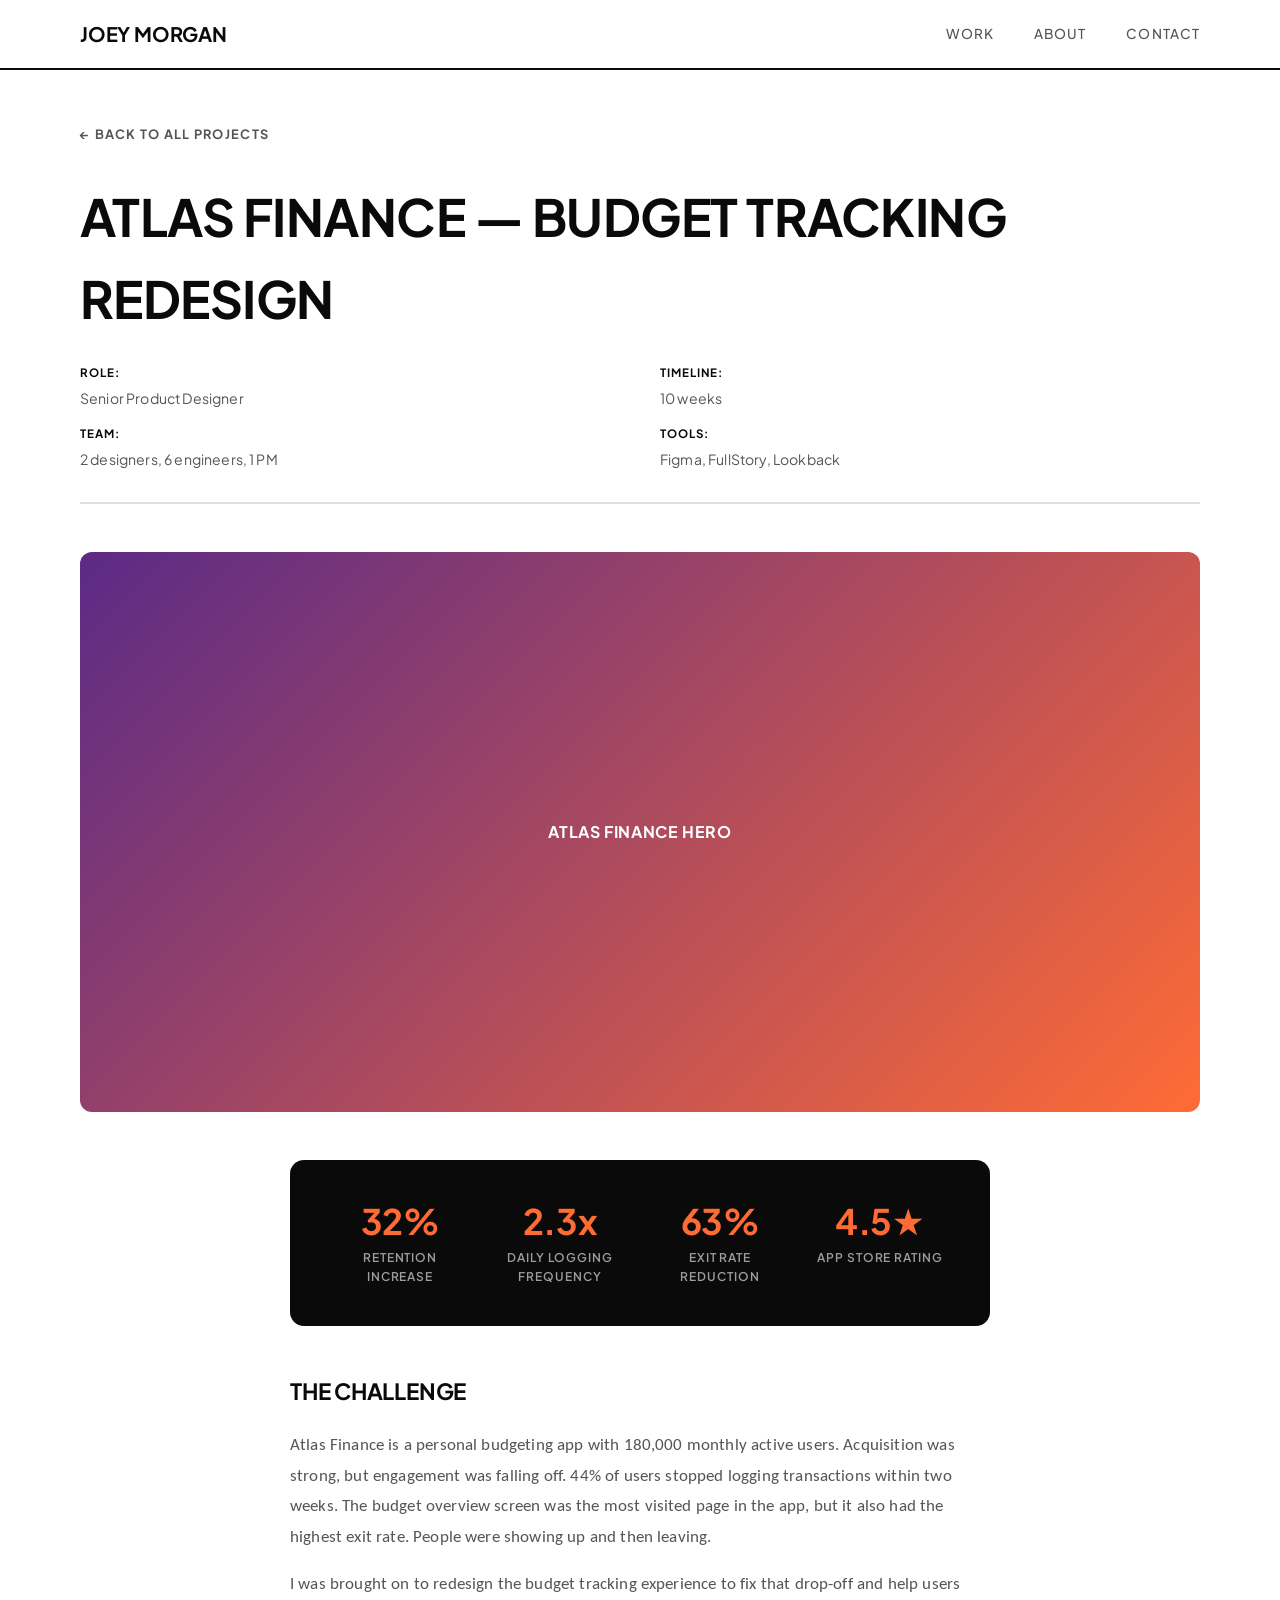
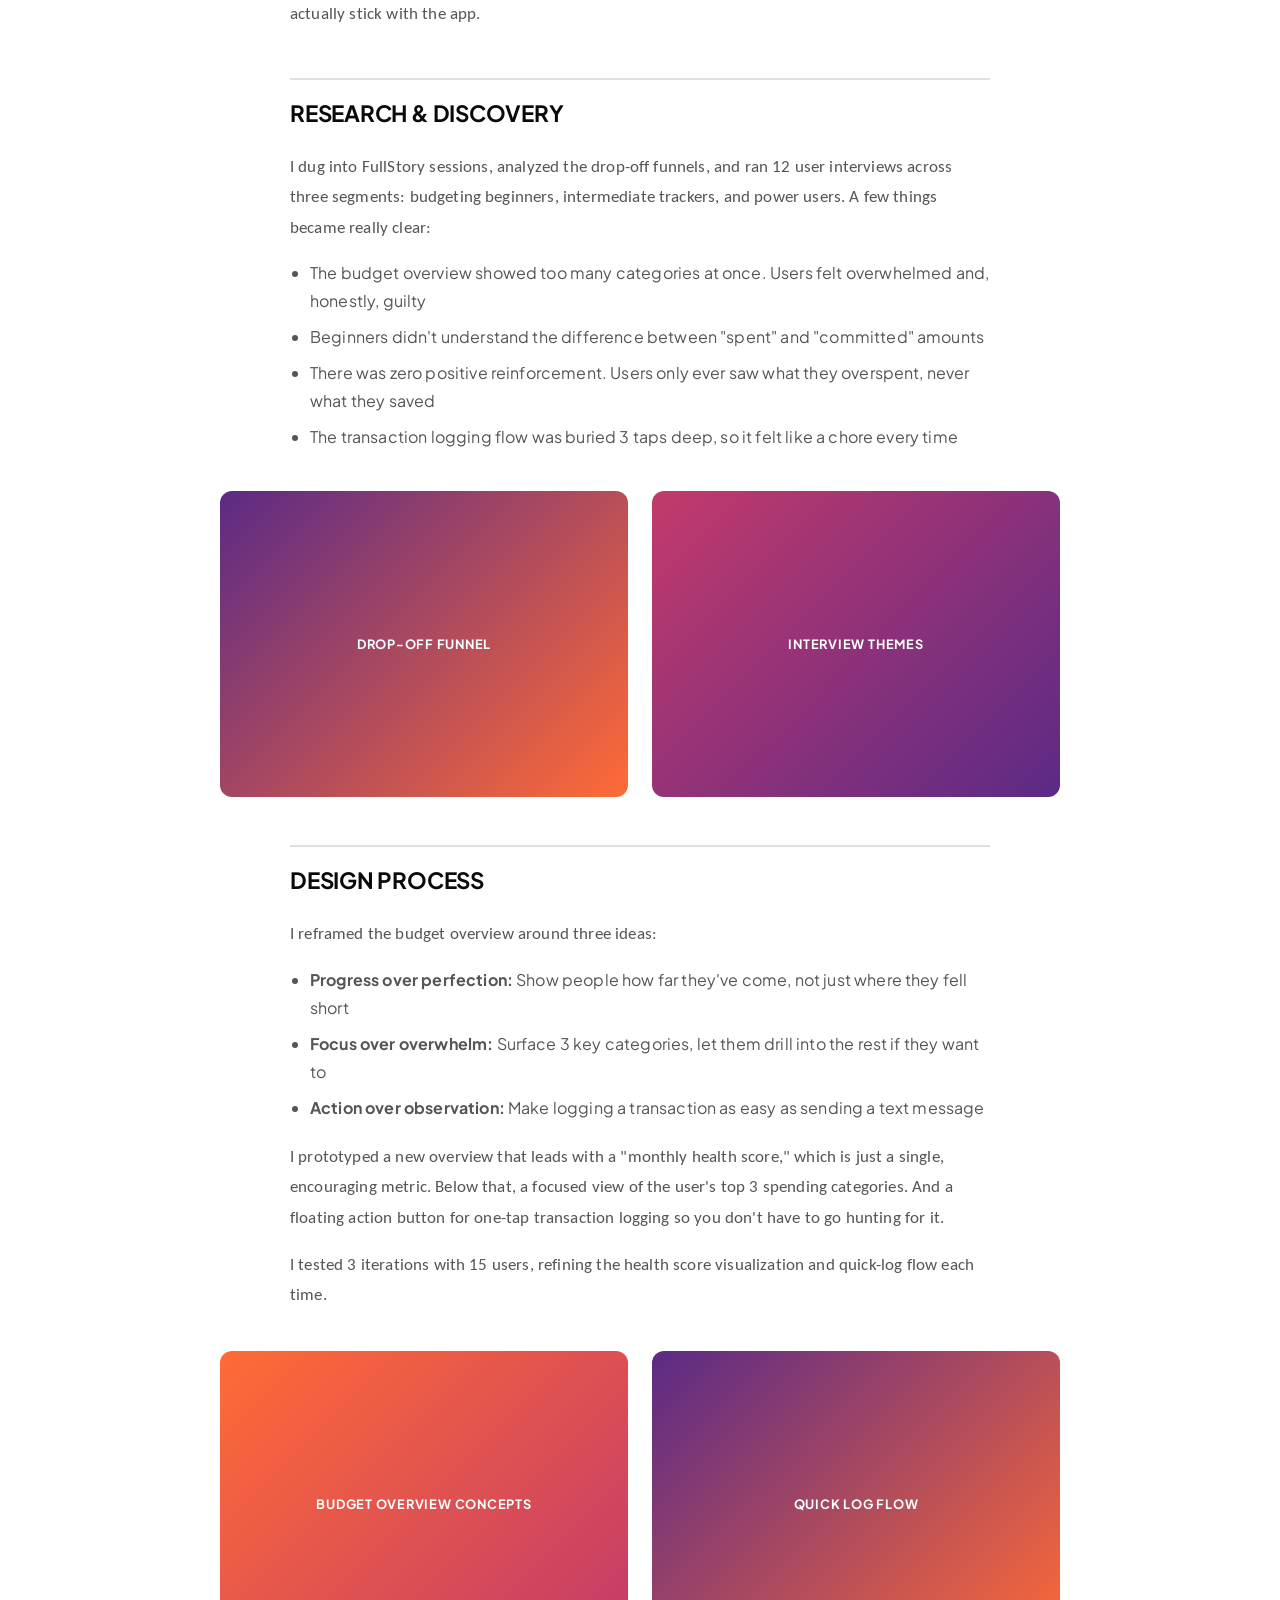
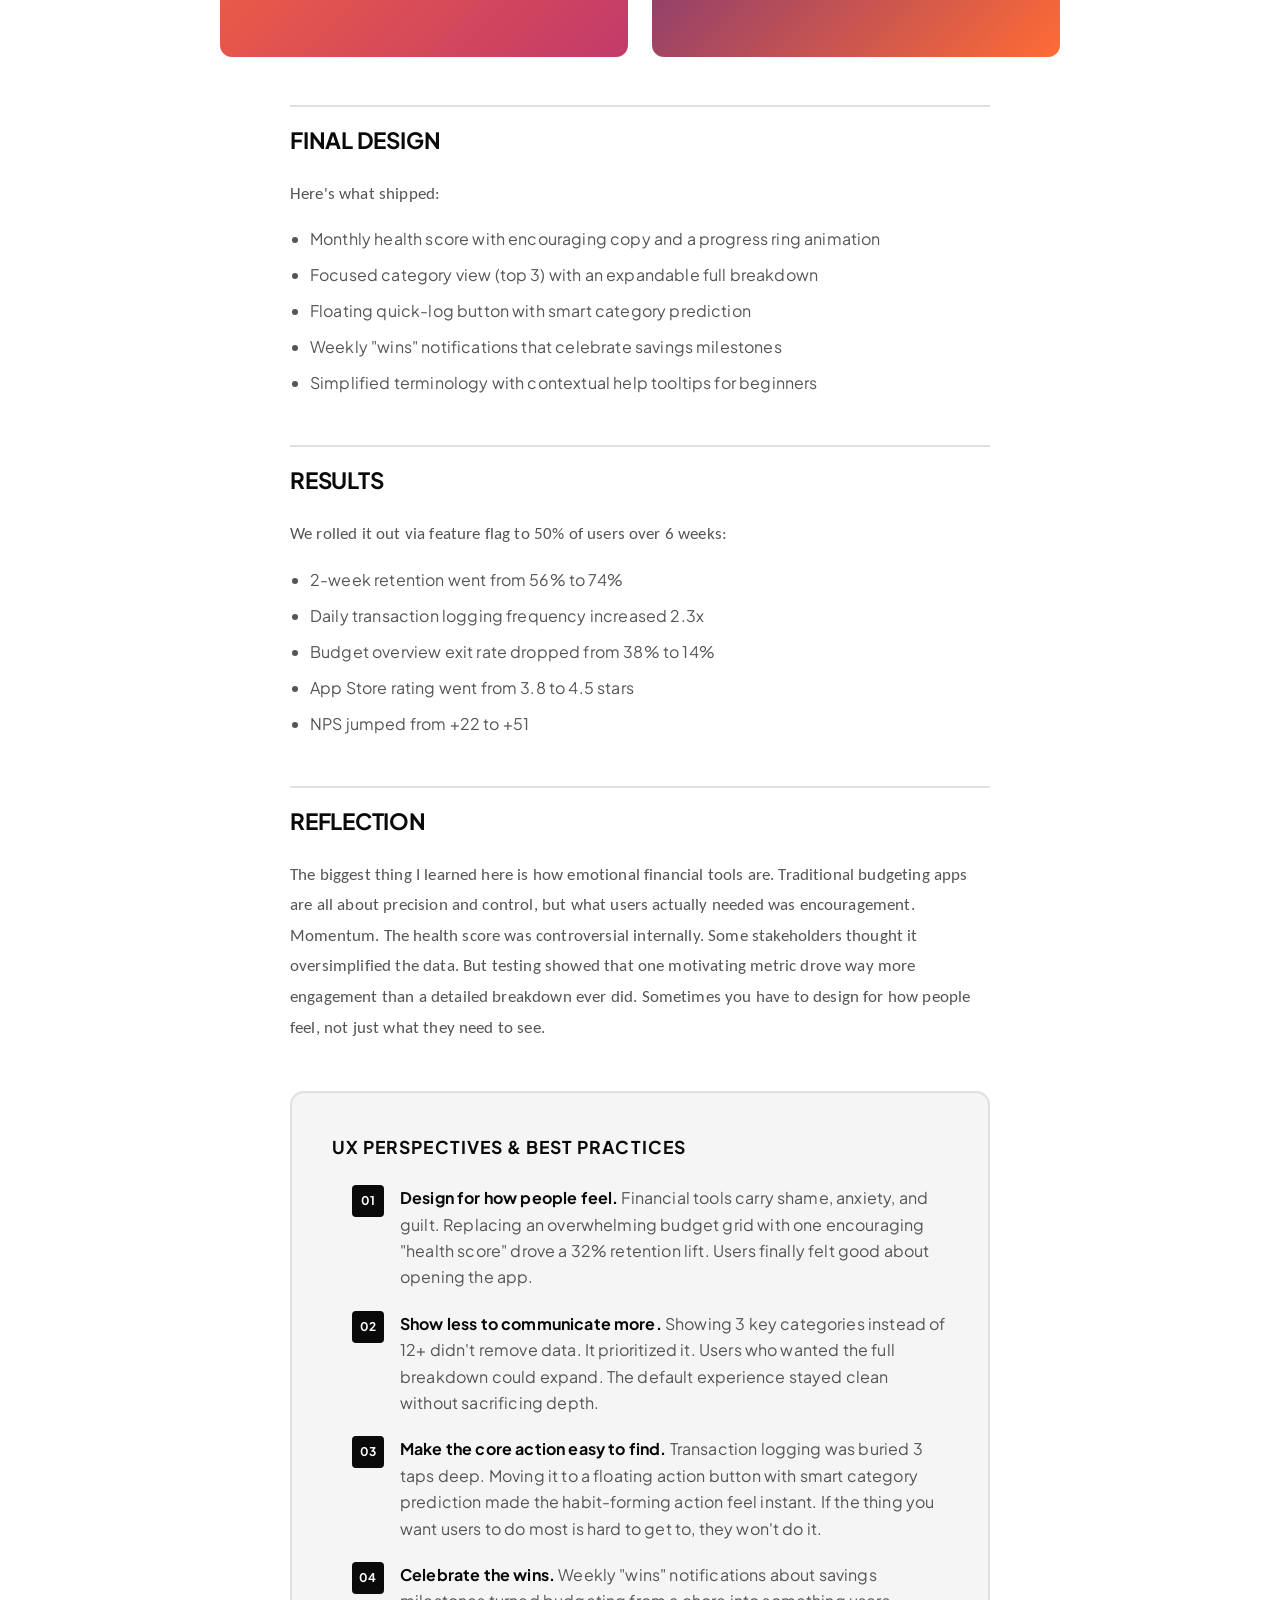
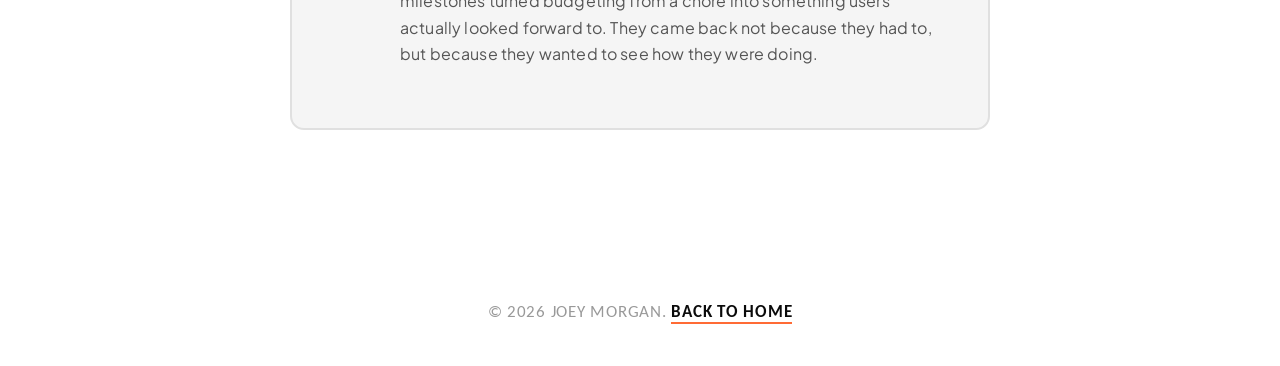
<file: project-atlas.html>
<!DOCTYPE html>
<html lang="en">
<head>
  <meta charset="UTF-8">
  <meta name="viewport" content="width=device-width, initial-scale=1.0">
  <title>Atlas Finance — Joey Morgan</title>
  <link rel="preconnect" href="https://fonts.googleapis.com">
  <link href="https://fonts.googleapis.com/css2?family=Carlito:ital,wght@0,400;0,700;1,400;1,700&family=Plus+Jakarta+Sans:wght@400;500;600;700;800&display=swap" rel="stylesheet">
  <link rel="stylesheet" href="styles.css">
</head>
<body>

  <nav>
    <div class="nav-inner">
      <a href="index.html" class="logo">Joey Morgan</a>
      <div class="nav-links">
        <a href="index.html">Work</a>
        <a href="index.html#about">About</a>
        <a href="index.html#contact">Contact</a>
      </div>
    </div>
  </nav>

  <section class="project-hero">
    <a href="index.html" class="back-link">&larr; Back to all projects</a>
    <h1>Atlas Finance — Budget Tracking Redesign</h1>
    <div class="meta">
      <div><strong>Role:</strong> Senior Product Designer</div>
      <div><strong>Timeline:</strong> 10 weeks</div>
      <div><strong>Team:</strong> 2 designers, 6 engineers, 1 PM</div>
      <div><strong>Tools:</strong> Figma, FullStory, Lookback</div>
    </div>
    <div class="project-hero-img placeholder-img ph-4" style="aspect-ratio:16/8; border-radius:12px;">Atlas Finance Hero</div>
  </section>

  <div class="metrics-banner">
    <div class="metrics-grid">
      <div class="metric">
        <span class="number">32%</span>
        <span class="label">Retention Increase</span>
      </div>
      <div class="metric">
        <span class="number">2.3x</span>
        <span class="label">Daily Logging Frequency</span>
      </div>
      <div class="metric">
        <span class="number">63%</span>
        <span class="label">Exit Rate Reduction</span>
      </div>
      <div class="metric">
        <span class="number">4.5★</span>
        <span class="label">App Store Rating</span>
      </div>
    </div>
  </div>

  <section class="project-content">
    <h2>The Challenge</h2>
    <p>Atlas Finance is a personal budgeting app with 180,000 monthly active users. Acquisition was strong, but engagement was falling off. 44% of users stopped logging transactions within two weeks. The budget overview screen was the most visited page in the app, but it also had the highest exit rate. People were showing up and then leaving.</p>
    <p>I was brought on to redesign the budget tracking experience to fix that drop-off and help users actually stick with the app.</p>

    <h2>Research &amp; Discovery</h2>
    <p>I dug into FullStory sessions, analyzed the drop-off funnels, and ran 12 user interviews across three segments: budgeting beginners, intermediate trackers, and power users. A few things became really clear:</p>
    <ul>
      <li>The budget overview showed too many categories at once. Users felt overwhelmed and, honestly, guilty</li>
      <li>Beginners didn't understand the difference between "spent" and "committed" amounts</li>
      <li>There was zero positive reinforcement. Users only ever saw what they overspent, never what they saved</li>
      <li>The transaction logging flow was buried 3 taps deep, so it felt like a chore every time</li>
    </ul>

    <div class="image-row">
      <div class="placeholder-img ph-4" style="border-radius:12px; aspect-ratio:4/3;">Drop-off Funnel</div>
      <div class="placeholder-img ph-2" style="border-radius:12px; aspect-ratio:4/3;">Interview Themes</div>
    </div>

    <h2>Design Process</h2>
    <p>I reframed the budget overview around three ideas:</p>
    <ul>
      <li><strong>Progress over perfection:</strong> Show people how far they've come, not just where they fell short</li>
      <li><strong>Focus over overwhelm:</strong> Surface 3 key categories, let them drill into the rest if they want to</li>
      <li><strong>Action over observation:</strong> Make logging a transaction as easy as sending a text message</li>
    </ul>
    <p>I prototyped a new overview that leads with a "monthly health score," which is just a single, encouraging metric. Below that, a focused view of the user's top 3 spending categories. And a floating action button for one-tap transaction logging so you don't have to go hunting for it.</p>
    <p>I tested 3 iterations with 15 users, refining the health score visualization and quick-log flow each time.</p>

    <div class="image-row">
      <div class="placeholder-img ph-1" style="border-radius:12px; aspect-ratio:4/3;">Budget Overview Concepts</div>
      <div class="placeholder-img ph-4" style="border-radius:12px; aspect-ratio:4/3;">Quick Log Flow</div>
    </div>

    <h2>Final Design</h2>
    <p>Here's what shipped:</p>
    <ul>
      <li>Monthly health score with encouraging copy and a progress ring animation</li>
      <li>Focused category view (top 3) with an expandable full breakdown</li>
      <li>Floating quick-log button with smart category prediction</li>
      <li>Weekly "wins" notifications that celebrate savings milestones</li>
      <li>Simplified terminology with contextual help tooltips for beginners</li>
    </ul>

    <h2>Results</h2>
    <p>We rolled it out via feature flag to 50% of users over 6 weeks:</p>
    <ul>
      <li>2-week retention went from 56% to 74%</li>
      <li>Daily transaction logging frequency increased 2.3x</li>
      <li>Budget overview exit rate dropped from 38% to 14%</li>
      <li>App Store rating went from 3.8 to 4.5 stars</li>
      <li>NPS jumped from +22 to +51</li>
    </ul>

    <h2>Reflection</h2>
    <p>The biggest thing I learned here is how emotional financial tools are. Traditional budgeting apps are all about precision and control, but what users actually needed was encouragement. Momentum. The health score was controversial internally. Some stakeholders thought it oversimplified the data. But testing showed that one motivating metric drove way more engagement than a detailed breakdown ever did. Sometimes you have to design for how people feel, not just what they need to see.</p>

    <div class="ux-takeaways">
      <h2>UX Perspectives &amp; Best Practices</h2>
      <ul class="takeaway-list">
        <li>
          <span class="takeaway-num">01</span>
          <span><strong>Design for how people feel.</strong> Financial tools carry shame, anxiety, and guilt. Replacing an overwhelming budget grid with one encouraging "health score" drove a 32% retention lift. Users finally felt good about opening the app.</span>
        </li>
        <li>
          <span class="takeaway-num">02</span>
          <span><strong>Show less to communicate more.</strong> Showing 3 key categories instead of 12+ didn't remove data. It prioritized it. Users who wanted the full breakdown could expand. The default experience stayed clean without sacrificing depth.</span>
        </li>
        <li>
          <span class="takeaway-num">03</span>
          <span><strong>Make the core action easy to find.</strong> Transaction logging was buried 3 taps deep. Moving it to a floating action button with smart category prediction made the habit-forming action feel instant. If the thing you want users to do most is hard to get to, they won't do it.</span>
        </li>
        <li>
          <span class="takeaway-num">04</span>
          <span><strong>Celebrate the wins.</strong> Weekly "wins" notifications about savings milestones turned budgeting from a chore into something users actually looked forward to. They came back not because they had to, but because they wanted to see how they were doing.</span>
        </li>
      </ul>
    </div>
  </section>

  <footer>
    <p>&copy; 2026 Joey Morgan. <a href="index.html">Back to home</a></p>
  </footer>

</body>
</html>
</file>
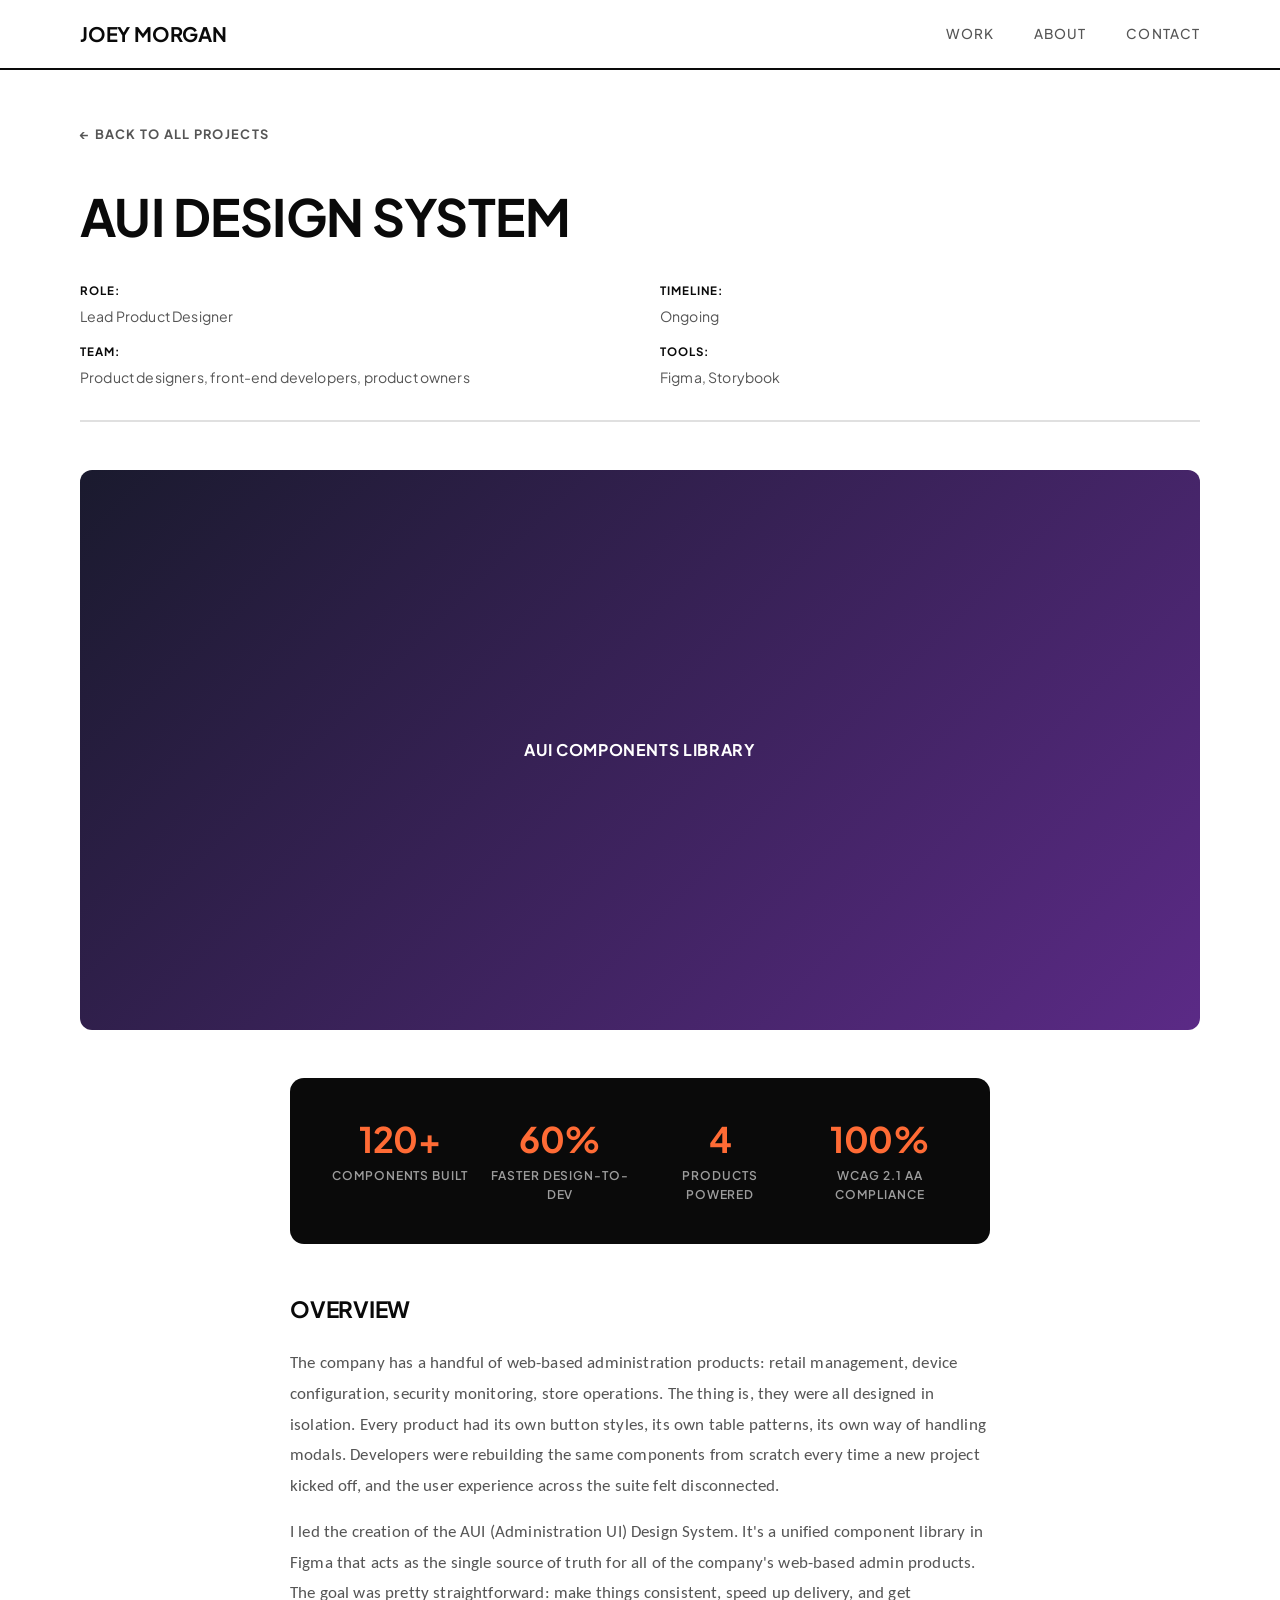
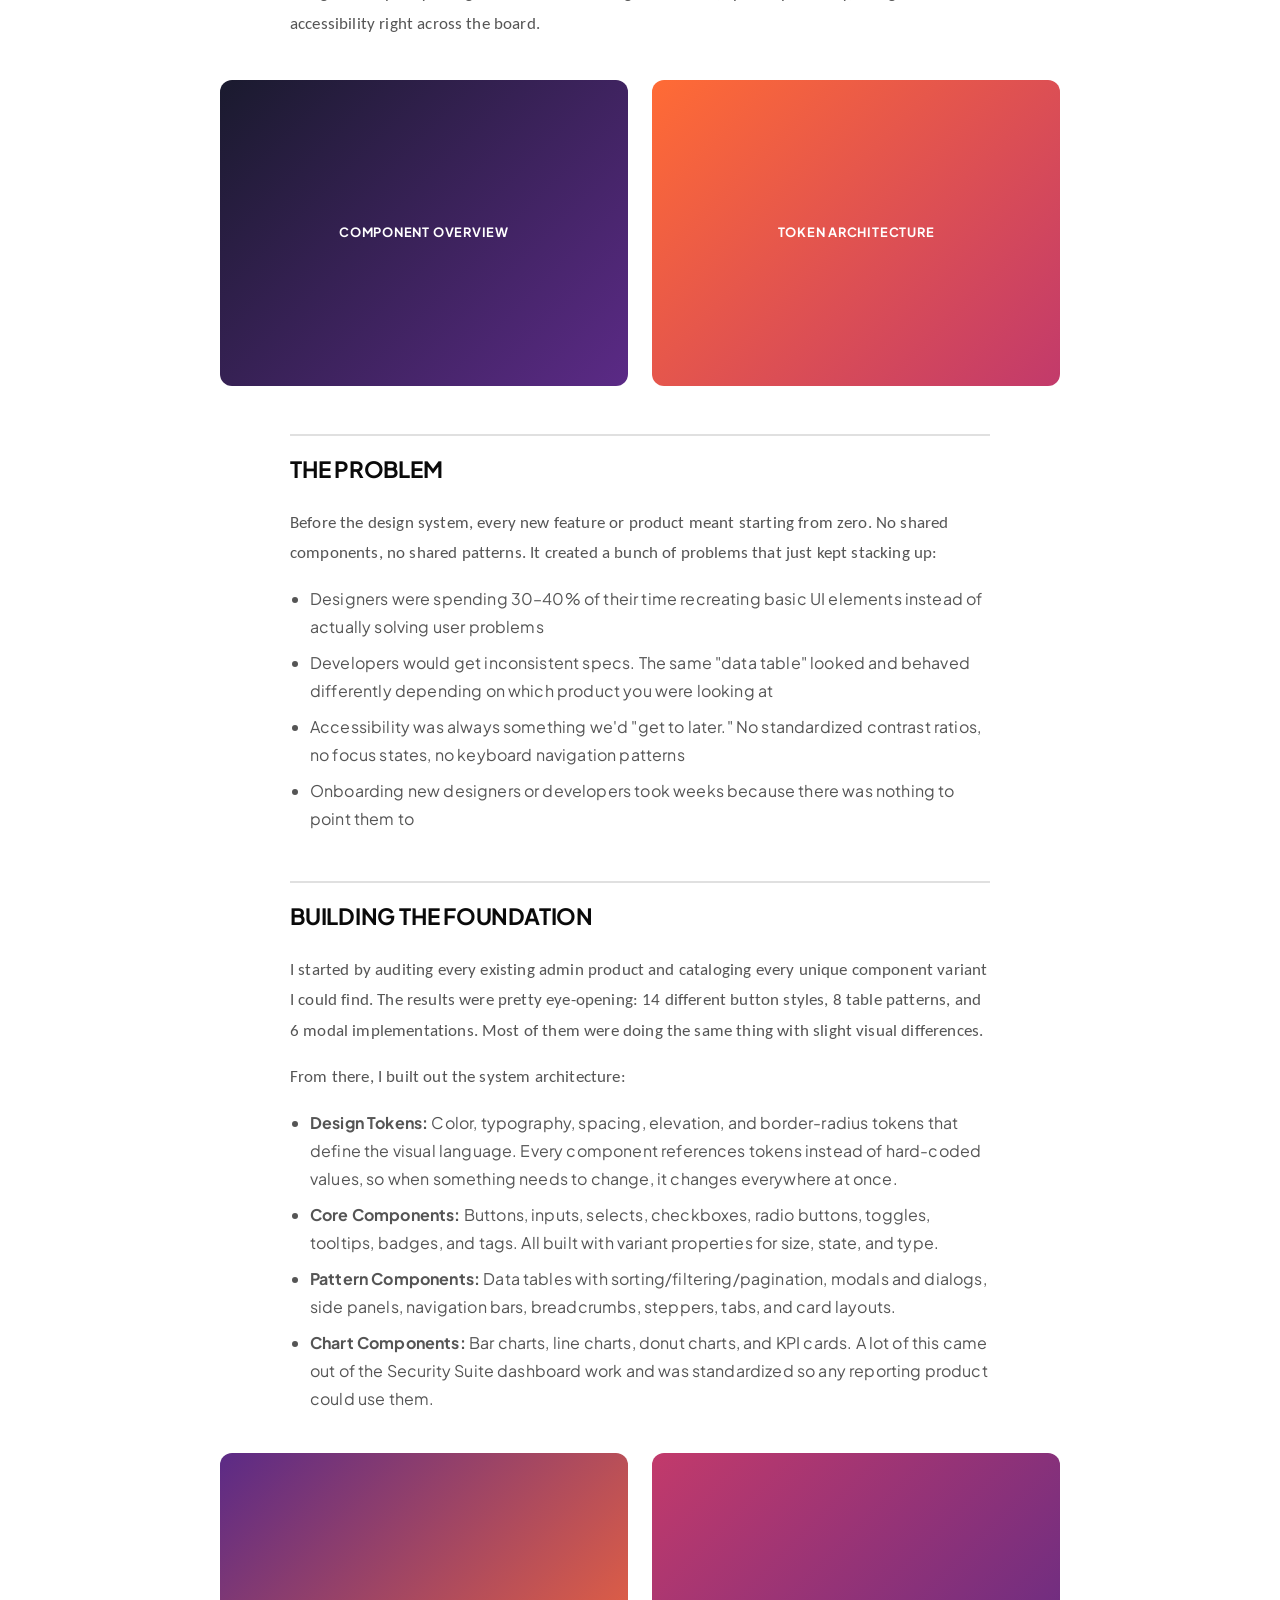
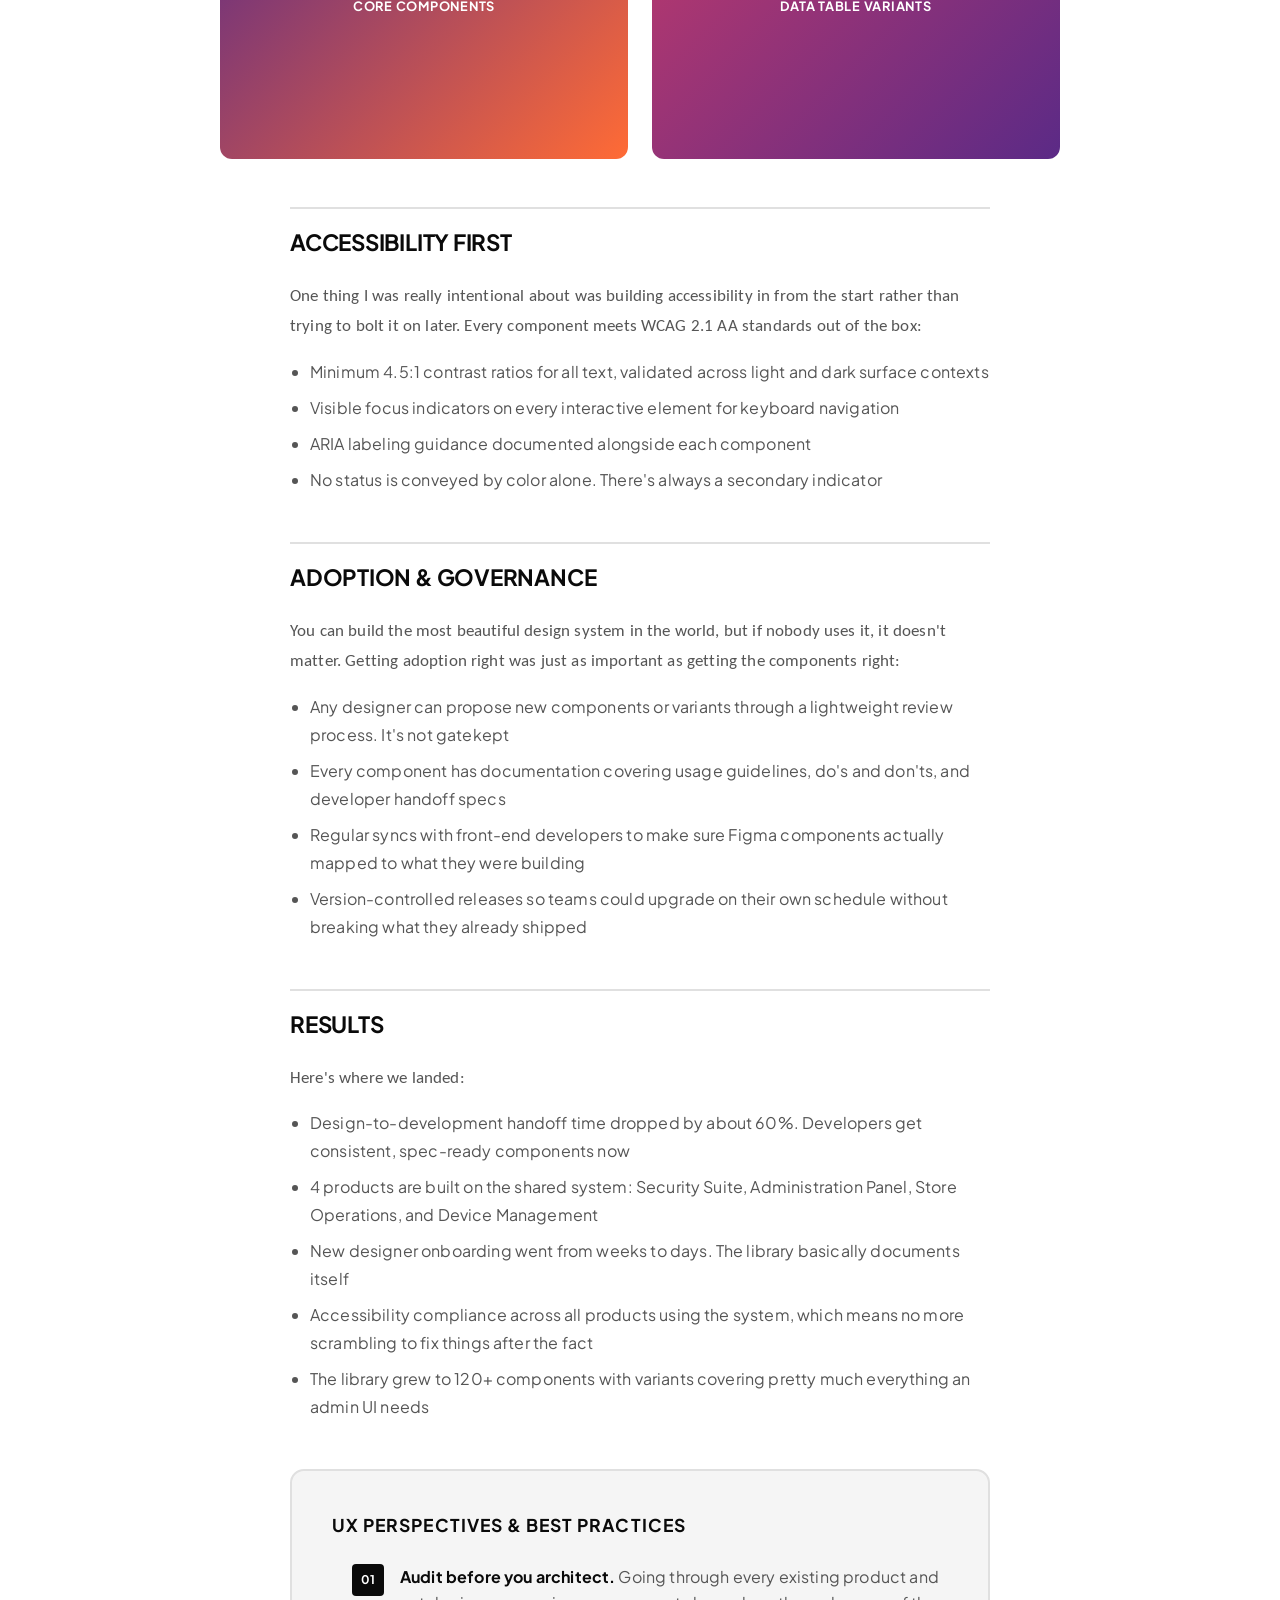
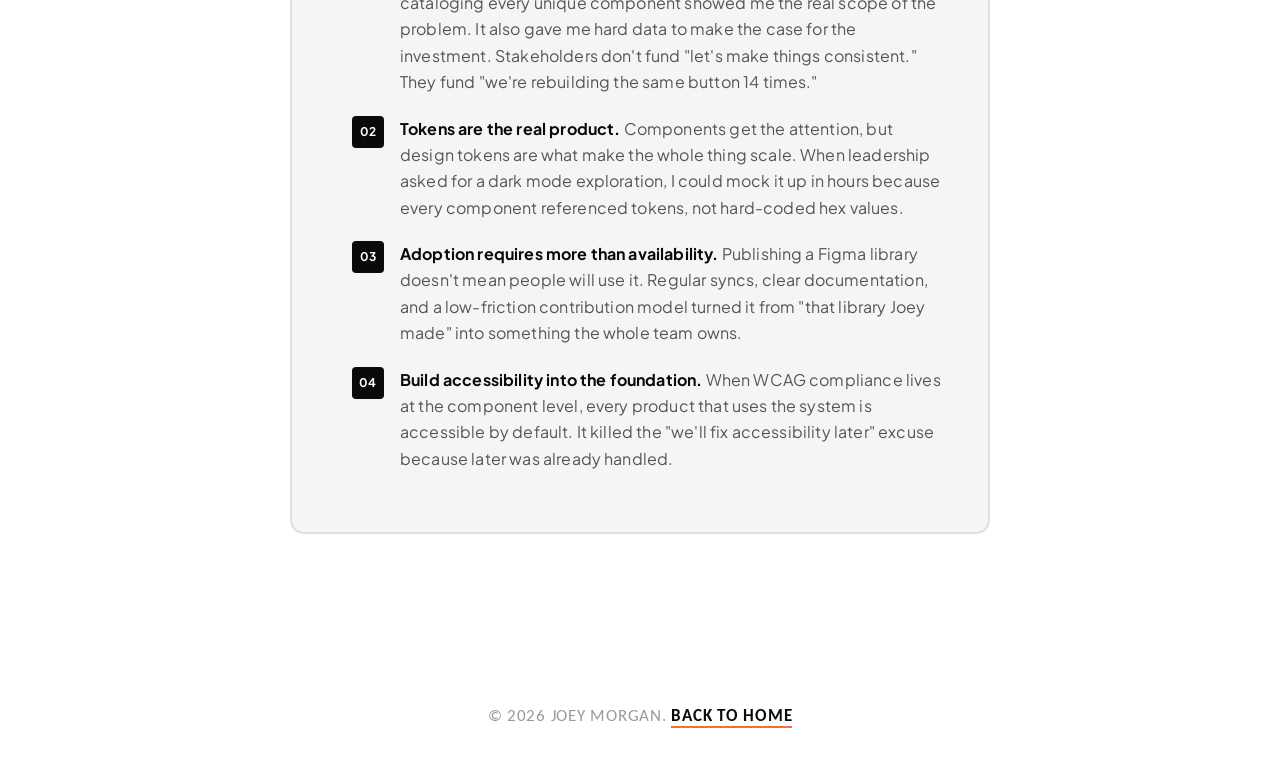
<file: project-civicpulse.html>
<!DOCTYPE html>
<html lang="en">
<head>
  <meta charset="UTF-8">
  <meta name="viewport" content="width=device-width, initial-scale=1.0">
  <title>AUI Design System — Joey Morgan</title>
  <link rel="preconnect" href="https://fonts.googleapis.com">
  <link href="https://fonts.googleapis.com/css2?family=Carlito:ital,wght@0,400;0,700;1,400;1,700&family=Plus+Jakarta+Sans:wght@400;500;600;700;800&display=swap" rel="stylesheet">
  <link rel="stylesheet" href="styles.css">
</head>
<body>

  <nav>
    <div class="nav-inner">
      <a href="index.html" class="logo">Joey Morgan</a>
      <div class="nav-links">
        <a href="index.html">Work</a>
        <a href="index.html#about">About</a>
        <a href="index.html#contact">Contact</a>
      </div>
    </div>
  </nav>

  <section class="project-hero">
    <a href="index.html" class="back-link">&larr; Back to all projects</a>
    <h1>AUI Design System</h1>
    <div class="meta">
      <div><strong>Role:</strong> Lead Product Designer</div>
      <div><strong>Timeline:</strong> Ongoing</div>
      <div><strong>Team:</strong> Product designers, front-end developers, product owners</div>
      <div><strong>Tools:</strong> Figma, Storybook</div>
    </div>
    <div class="project-hero-img placeholder-img ph-3" style="aspect-ratio:16/8; border-radius:12px;">AUI Components Library</div>
  </section>

  <div class="metrics-banner">
    <div class="metrics-grid">
      <div class="metric">
        <span class="number">120+</span>
        <span class="label">Components Built</span>
      </div>
      <div class="metric">
        <span class="number">60%</span>
        <span class="label">Faster Design-to-Dev</span>
      </div>
      <div class="metric">
        <span class="number">4</span>
        <span class="label">Products Powered</span>
      </div>
      <div class="metric">
        <span class="number">100%</span>
        <span class="label">WCAG 2.1 AA Compliance</span>
      </div>
    </div>
  </div>

  <section class="project-content">

    <h2>Overview</h2>
    <p>The company has a handful of web-based administration products: retail management, device configuration, security monitoring, store operations. The thing is, they were all designed in isolation. Every product had its own button styles, its own table patterns, its own way of handling modals. Developers were rebuilding the same components from scratch every time a new project kicked off, and the user experience across the suite felt disconnected.</p>
    <p>I led the creation of the AUI (Administration UI) Design System. It's a unified component library in Figma that acts as the single source of truth for all of the company's web-based admin products. The goal was pretty straightforward: make things consistent, speed up delivery, and get accessibility right across the board.</p>

    <div class="image-row">
      <div class="placeholder-img ph-3" style="border-radius:12px; aspect-ratio:4/3;">Component Overview</div>
      <div class="placeholder-img ph-1" style="border-radius:12px; aspect-ratio:4/3;">Token Architecture</div>
    </div>

    <h2>The Problem</h2>
    <p>Before the design system, every new feature or product meant starting from zero. No shared components, no shared patterns. It created a bunch of problems that just kept stacking up:</p>
    <ul>
      <li>Designers were spending 30–40% of their time recreating basic UI elements instead of actually solving user problems</li>
      <li>Developers would get inconsistent specs. The same "data table" looked and behaved differently depending on which product you were looking at</li>
      <li>Accessibility was always something we'd "get to later." No standardized contrast ratios, no focus states, no keyboard navigation patterns</li>
      <li>Onboarding new designers or developers took weeks because there was nothing to point them to</li>
    </ul>

    <h2>Building the Foundation</h2>
    <p>I started by auditing every existing admin product and cataloging every unique component variant I could find. The results were pretty eye-opening: 14 different button styles, 8 table patterns, and 6 modal implementations. Most of them were doing the same thing with slight visual differences.</p>
    <p>From there, I built out the system architecture:</p>
    <ul>
      <li><strong>Design Tokens:</strong> Color, typography, spacing, elevation, and border-radius tokens that define the visual language. Every component references tokens instead of hard-coded values, so when something needs to change, it changes everywhere at once.</li>
      <li><strong>Core Components:</strong> Buttons, inputs, selects, checkboxes, radio buttons, toggles, tooltips, badges, and tags. All built with variant properties for size, state, and type.</li>
      <li><strong>Pattern Components:</strong> Data tables with sorting/filtering/pagination, modals and dialogs, side panels, navigation bars, breadcrumbs, steppers, tabs, and card layouts.</li>
      <li><strong>Chart Components:</strong> Bar charts, line charts, donut charts, and KPI cards. A lot of this came out of the Security Suite dashboard work and was standardized so any reporting product could use them.</li>
    </ul>

    <div class="image-row">
      <div class="placeholder-img ph-4" style="border-radius:12px; aspect-ratio:4/3;">Core Components</div>
      <div class="placeholder-img ph-2" style="border-radius:12px; aspect-ratio:4/3;">Data Table Variants</div>
    </div>

    <h2>Accessibility First</h2>
    <p>One thing I was really intentional about was building accessibility in from the start rather than trying to bolt it on later. Every component meets WCAG 2.1 AA standards out of the box:</p>
    <ul>
      <li>Minimum 4.5:1 contrast ratios for all text, validated across light and dark surface contexts</li>
      <li>Visible focus indicators on every interactive element for keyboard navigation</li>
      <li>ARIA labeling guidance documented alongside each component</li>
      <li>No status is conveyed by color alone. There's always a secondary indicator</li>
    </ul>

    <h2>Adoption &amp; Governance</h2>
    <p>You can build the most beautiful design system in the world, but if nobody uses it, it doesn't matter. Getting adoption right was just as important as getting the components right:</p>
    <ul>
      <li>Any designer can propose new components or variants through a lightweight review process. It's not gatekept</li>
      <li>Every component has documentation covering usage guidelines, do's and don'ts, and developer handoff specs</li>
      <li>Regular syncs with front-end developers to make sure Figma components actually mapped to what they were building</li>
      <li>Version-controlled releases so teams could upgrade on their own schedule without breaking what they already shipped</li>
    </ul>

    <h2>Results</h2>
    <p>Here's where we landed:</p>
    <ul>
      <li>Design-to-development handoff time dropped by about 60%. Developers get consistent, spec-ready components now</li>
      <li>4 products are built on the shared system: Security Suite, Administration Panel, Store Operations, and Device Management</li>
      <li>New designer onboarding went from weeks to days. The library basically documents itself</li>
      <li>Accessibility compliance across all products using the system, which means no more scrambling to fix things after the fact</li>
      <li>The library grew to 120+ components with variants covering pretty much everything an admin UI needs</li>
    </ul>

    <div class="ux-takeaways">
      <h2>UX Perspectives &amp; Best Practices</h2>
      <ul class="takeaway-list">
        <li>
          <span class="takeaway-num">01</span>
          <span><strong>Audit before you architect.</strong> Going through every existing product and cataloging every unique component showed me the real scope of the problem. It also gave me hard data to make the case for the investment. Stakeholders don't fund "let's make things consistent." They fund "we're rebuilding the same button 14 times."</span>
        </li>
        <li>
          <span class="takeaway-num">02</span>
          <span><strong>Tokens are the real product.</strong> Components get the attention, but design tokens are what make the whole thing scale. When leadership asked for a dark mode exploration, I could mock it up in hours because every component referenced tokens, not hard-coded hex values.</span>
        </li>
        <li>
          <span class="takeaway-num">03</span>
          <span><strong>Adoption requires more than availability.</strong> Publishing a Figma library doesn't mean people will use it. Regular syncs, clear documentation, and a low-friction contribution model turned it from "that library Joey made" into something the whole team owns.</span>
        </li>
        <li>
          <span class="takeaway-num">04</span>
          <span><strong>Build accessibility into the foundation.</strong> When WCAG compliance lives at the component level, every product that uses the system is accessible by default. It killed the "we'll fix accessibility later" excuse because later was already handled.</span>
        </li>
      </ul>
    </div>

  </section>

  <footer>
    <p>&copy; 2026 Joey Morgan. <a href="index.html">Back to home</a></p>
  </footer>

</body>
</html>
</file>
<file: styles.css>
/* ===== Reset & Base ===== */
*, *::before, *::after { margin: 0; padding: 0; box-sizing: border-box; }

:root {
  --bg: #ffffff;
  --text: #0a0a0a;
  --accent: #FF6B35;
  --muted: #555555;
  --light-muted: #999999;
  --card-bg: #f5f5f5;
  --border: #e0e0e0;
  --radius: 14px;
  --radius-sm: 8px;
  --max-w: 1200px;
  --font: 'Plus Jakarta Sans', system-ui, -apple-system, sans-serif;
  --font-body: 'Calibri', 'Carlito', system-ui, -apple-system, sans-serif;
}

html { scroll-behavior: smooth; }

body {
  font-family: var(--font);
  background: var(--bg);
  color: var(--text);
  line-height: 1.6;
  letter-spacing: 0.01em;
  -webkit-font-smoothing: antialiased;
}

p {
  font-family: var(--font-body);
  font-size: 1.0625rem;
  line-height: 1.7;
}

a { color: inherit; text-decoration: none; }
img { display: block; max-width: 100%; }

/* ===== Nav ===== */
nav {
  position: fixed; top: 0; left: 0; right: 0;
  background: rgba(255, 255, 255, 0.95);
  backdrop-filter: blur(16px);
  z-index: 100;
  border-bottom: 2px solid var(--text);
}

nav .nav-inner {
  max-width: var(--max-w);
  margin: 0 auto;
  padding: 0 2.5rem;
  height: 68px;
  display: flex;
  align-items: center;
  justify-content: space-between;
}

nav .logo {
  font-weight: 700;
  font-size: 1.25rem;
  letter-spacing: -0.01em;
  text-transform: uppercase;
}

nav .nav-links { display: flex; gap: 2.5rem; }

nav .nav-links a {
  font-size: 0.85rem;
  font-weight: 500;
  color: var(--muted);
  text-transform: uppercase;
  letter-spacing: 0.08em;
  transition: color 0.2s;
}

nav .nav-links a:hover,
nav .nav-links a.active { color: var(--text); }

/* ===== Hero ===== */
.hero {
  position: relative;
  margin-top: 68px;
  min-height: 520px;
  display: flex;
  align-items: flex-end;
  padding: 3.5rem max(3.5rem, calc((100% - var(--max-w)) / 2 + 3.5rem));
  background: linear-gradient(135deg, #FF6B35 0%, #c23a6b 40%, #5b2a86 75%, #1a1a2e 100%);
}

.hero-content {
  position: relative;
  z-index: 2;
  max-width: 620px;
}

.hero h1 {
  font-size: clamp(3rem, 6vw, 4.5rem);
  font-weight: 700;
  line-height: 1.05;
  margin-bottom: 1.5rem;
  color: #fff;
  text-transform: uppercase;
  letter-spacing: -0.01em;
}

.hero p {
  font-size: 1.15rem;
  color: rgba(255,255,255,0.85);
  max-width: 440px;
  margin-bottom: 2rem;
  line-height: 1.7;
}

.hero-tags {
  display: flex;
  gap: 0.5rem;
  flex-wrap: wrap;
  margin-bottom: 1.5rem;
}

.hero-tag {
  padding: 0.4rem 1rem;
  background: rgba(255,255,255,0.12);
  backdrop-filter: blur(8px);
  border: 1px solid rgba(255,255,255,0.2);
  border-radius: 4px;
  font-size: 0.75rem;
  font-weight: 700;
  color: #fff;
  text-transform: uppercase;
  letter-spacing: 0.08em;
}

.btn {
  display: inline-flex;
  align-items: center;
  gap: 0.5rem;
  padding: 0.9rem 1.8rem;
  background: #fff;
  color: var(--text);
  border-radius: 4px;
  font-weight: 700;
  font-size: 0.85rem;
  text-transform: uppercase;
  letter-spacing: 0.08em;
  transition: transform 0.2s, box-shadow 0.2s;
}

.btn:hover {
  transform: translateY(-2px);
  box-shadow: 0 8px 24px rgba(0,0,0,0.15);
}

.btn-dark {
  background: var(--text);
  color: #fff;
}

.btn .arrow { font-size: 1.1rem; }

/* ===== Section Headers ===== */
.section-header {
  max-width: var(--max-w);
  margin: 0 auto;
  padding: 6rem 2.5rem 3rem;
  display: flex;
  justify-content: space-between;
  align-items: flex-end;
  gap: 2rem;
  border-top: 2px solid var(--text);
}

.hero + .section-header { border-top: none; }

.section-label {
  font-size: 0.72rem;
  font-weight: 700;
  color: var(--light-muted);
  text-transform: uppercase;
  letter-spacing: 0.12em;
  margin-bottom: 0.75rem;
}

.section-header h2 {
  font-size: clamp(2rem, 3.5vw, 2.6rem);
  font-weight: 700;
  line-height: 1.1;
  max-width: 480px;
  letter-spacing: -0.01em;
  text-transform: uppercase;
}

.section-header p {
  font-size: 1rem;
  color: var(--muted);
  max-width: 320px;
  text-align: right;
}

/* ===== Section Titles (simple) ===== */
.section-title {
  max-width: var(--max-w);
  margin: 0 auto;
  padding: 6rem 2.5rem 2rem;
  font-size: 2rem;
  font-weight: 700;
  text-transform: uppercase;
  letter-spacing: 0;
}

/* ===== Project Grid ===== */
.projects-grid {
  max-width: var(--max-w);
  margin: 0 auto;
  padding: 0 2.5rem 6rem;
  display: grid;
  grid-template-columns: 1fr;
  gap: 2.5rem;
}

.project-card {
  background: var(--card-bg);
  border-radius: var(--radius);
  overflow: hidden;
  transition: transform 0.3s ease, box-shadow 0.3s ease;
  cursor: pointer;
  border: 2px solid transparent;
}

.project-card:hover {
  transform: translateY(-6px);
  box-shadow: 0 20px 50px rgba(0,0,0,0.08);
  border-color: var(--text);
}

.project-card .thumb {
  width: 100%;
  height: 360px;
  overflow: hidden;
}

.project-card .card-body {
  padding: 1.75rem;
}

.project-card .tag {
  display: inline-block;
  font-size: 0.7rem;
  font-weight: 700;
  text-transform: uppercase;
  letter-spacing: 0.12em;
  color: var(--accent);
  margin-bottom: 0.6rem;
}

.project-card h3 {
  font-size: 1.3rem;
  font-weight: 700;
  margin-bottom: 0.5rem;
  letter-spacing: 0;
}

.project-card p {
  font-size: 1rem;
  color: var(--muted);
  line-height: 1.6;
}

/* ===== Services / Skills Grid ===== */
.services {
  max-width: var(--max-w);
  margin: 0 auto;
  padding: 0 2.5rem 6rem;
  display: grid;
  grid-template-columns: repeat(4, 1fr);
  gap: 1.5rem;
}

.service-card {
  background: var(--card-bg);
  border-radius: var(--radius-sm);
  padding: 2rem 1.5rem;
  border: 2px solid transparent;
  transition: transform 0.2s, border-color 0.2s;
}

.service-card:hover {
  transform: translateY(-4px);
  border-color: var(--text);
}

.service-icon {
  width: 48px;
  height: 48px;
  border-radius: 4px;
  background: var(--text);
  display: flex;
  align-items: center;
  justify-content: center;
  font-size: 1.4rem;
  color: #fff;
  margin-bottom: 1.25rem;
}
.service-icon img {
  width: 24px;
  height: 24px;
  filter: brightness(0) invert(1);
}

.service-card h3 {
  font-size: 0.95rem;
  font-weight: 700;
  margin-bottom: 0.4rem;
  text-transform: uppercase;
  letter-spacing: 0.02em;
}

.service-card p {
  font-size: 0.95rem;
  color: var(--muted);
  line-height: 1.6;
}

/* ===== About Section ===== */
.about {
  max-width: var(--max-w);
  margin: 0 auto;
  padding: 4rem 2.5rem 6rem;
  display: grid;
  grid-template-columns: 300px 1fr;
  gap: 4rem;
  align-items: start;
}

.about-photo {
  width: 100%;
  border-radius: var(--radius-sm);
  overflow: hidden;
}

.about-photo img {
  width: 100%;
  height: 100%;
  object-fit: cover;
  display: block;
}

.about-text h2 {
  font-size: 2rem;
  font-weight: 700;
  margin-bottom: 1.25rem;
  text-transform: uppercase;
  letter-spacing: 0;
}

.about-text p {
  color: var(--muted);
  margin-bottom: 1rem;
  max-width: 560px;
  line-height: 1.75;
}

.about-text .skills {
  display: flex;
  flex-wrap: wrap;
  gap: 0.5rem;
  margin-top: 1.75rem;
}

.about-text .skill-tag {
  padding: 0.5rem 1rem;
  background: transparent;
  border: 2px solid var(--text);
  border-radius: 4px;
  font-size: 0.78rem;
  font-weight: 700;
  color: var(--text);
  text-transform: uppercase;
  letter-spacing: 0.04em;
  transition: background 0.2s, color 0.2s;
}

.about-text .skill-tag:hover {
  background: var(--text);
  color: #fff;
}

/* ===== Contact / CTA Section ===== */
.contact {
  max-width: var(--max-w);
  margin: 0 auto 2.5rem;
  padding: 4.5rem 3.5rem;
  background: var(--text);
  border-radius: var(--radius);
  display: flex;
  justify-content: space-between;
  align-items: center;
  gap: 2rem;
}

.contact h2 {
  font-size: clamp(2rem, 4vw, 2.8rem);
  font-weight: 700;
  color: #fff;
  line-height: 1.1;
  text-transform: uppercase;
  letter-spacing: 0;
}

.contact p {
  color: rgba(255,255,255,0.7);
  margin-top: 0.75rem;
  max-width: 400px;
  font-size: 1rem;
}

.contact .contact-right {
  display: flex;
  flex-direction: column;
  align-items: flex-end;
  gap: 1rem;
}

.contact .contact-links {
  display: flex;
  gap: 0.75rem;
  flex-wrap: wrap;
}

.contact .contact-link {
  padding: 0.6rem 1.4rem;
  border: 2px solid rgba(255,255,255,0.15);
  border-radius: 4px;
  font-weight: 700;
  font-size: 0.78rem;
  color: rgba(255,255,255,0.6);
  text-transform: uppercase;
  letter-spacing: 0.06em;
  transition: border-color 0.2s, color 0.2s, background 0.2s;
}

.contact .contact-link:hover {
  border-color: var(--accent);
  color: #fff;
  background: var(--accent);
}

/* ===== Footer ===== */
footer {
  text-align: center;
  padding: 2.5rem 2.5rem;
  font-size: 0.78rem;
  font-weight: 500;
  color: var(--light-muted);
  text-transform: uppercase;
  letter-spacing: 0.06em;
}

footer a {
  color: var(--text);
  font-weight: 700;
  border-bottom: 2px solid var(--accent);
}

/* ===== Project Detail Page ===== */
.project-hero {
  max-width: var(--max-w);
  margin: 0 auto;
  padding: 7.5rem 2.5rem 3rem;
}

.project-hero .back-link {
  display: inline-flex;
  align-items: center;
  gap: 0.5rem;
  font-size: 0.8rem;
  font-weight: 700;
  color: var(--muted);
  text-transform: uppercase;
  letter-spacing: 0.1em;
  margin-bottom: 2rem;
  transition: color 0.2s;
}

.project-hero .back-link:hover { color: var(--accent); }

.project-hero h1 {
  font-size: clamp(2.2rem, 5vw, 3.2rem);
  font-weight: 700;
  letter-spacing: -0.01em;
  margin-bottom: 1.5rem;
  text-transform: uppercase;
}

.project-hero .meta {
  display: grid;
  grid-template-columns: 1fr 1fr;
  gap: 1rem 2.5rem;
  font-size: 0.88rem;
  color: var(--muted);
  margin-bottom: 3rem;
  padding-bottom: 2rem;
  border-bottom: 2px solid var(--border);
}

.project-hero .meta strong {
  color: var(--text);
  font-weight: 700;
  font-size: 0.72rem;
  text-transform: uppercase;
  letter-spacing: 0.08em;
  display: block;
  margin-bottom: 0.25rem;
}

.project-hero-img {
  width: 100%;
  aspect-ratio: 16/8;
  border-radius: var(--radius);
  object-fit: cover;
}

.project-content {
  max-width: 780px;
  margin: 0 auto;
  padding: 3rem 2.5rem 8rem;
}

.project-content h2 {
  font-size: 1.4rem;
  font-weight: 700;
  margin: 3rem 0 1.25rem;
  text-transform: uppercase;
  letter-spacing: -0.01em;
  padding-top: 1rem;
  border-top: 2px solid var(--border);
}

.project-content h2:first-child {
  border-top: none;
  padding-top: 0;
  margin-top: 0;
}

.project-content p {
  color: var(--muted);
  margin-bottom: 1rem;
  line-height: 1.8;
}

.project-content .image-row {
  display: grid;
  grid-template-columns: 1fr 1fr;
  gap: 1.5rem;
  margin: 2.5rem -10%;
}

.project-content .image-row--stacked {
  grid-template-columns: 1fr;
  margin: 2.5rem -15%;
}

.project-content .image-row--stacked img {
  width: 100%;
}

.project-content .image-row:has(> :only-child) {
  grid-template-columns: 1fr;
  max-width: 90%;
  margin-left: auto;
  margin-right: auto;
}

.project-content .image-row .placeholder-img {
  width: 100%;
  aspect-ratio: 4/3;
  border-radius: var(--radius-sm);
  display: flex;
  align-items: center;
  justify-content: center;
  font-size: 0.8rem;
  font-weight: 700;
  color: #fff;
  text-transform: uppercase;
  letter-spacing: 0.06em;
}

.case-img {
  width: 100%;
  border-radius: var(--radius-sm);
  object-fit: cover;
  border: 1px solid var(--border);
}

/* ===== Device Mockup ===== */
.device-mockup {
  background: #1a1a1a;
  border-radius: 12px;
  padding: 0;
  overflow: hidden;
  box-shadow: 0 20px 60px rgba(0,0,0,0.15), 0 0 0 1px rgba(0,0,0,0.08);
}

.device-mockup .browser-bar {
  display: flex;
  align-items: center;
  gap: 6px;
  padding: 10px 14px;
  background: #2a2a2a;
  border-bottom: 1px solid #333;
}

.device-mockup .browser-dot {
  width: 10px;
  height: 10px;
  border-radius: 50%;
}

.device-mockup .browser-dot.red { background: #ff5f57; }
.device-mockup .browser-dot.yellow { background: #febc2e; }
.device-mockup .browser-dot.green { background: #28c840; }

.device-mockup .browser-url {
  flex: 1;
  margin-left: 10px;
  background: #1a1a1a;
  border-radius: 4px;
  padding: 4px 12px;
  font-size: 0.68rem;
  color: #888;
  font-family: var(--font);
  letter-spacing: 0.02em;
}

.device-mockup img {
  width: 100%;
  display: block;
}

/* Laptop shell around the browser */
.laptop-mockup {
  padding: 16px 16px 0;
  background: #e0e0e0;
  border-radius: 16px 16px 0 0;
  position: relative;
}

.laptop-mockup .device-mockup {
  border-radius: 8px 8px 0 0;
}

.laptop-base {
  height: 18px;
  background: linear-gradient(to bottom, #d4d4d4, #bbb);
  border-radius: 0 0 6px 6px;
  margin: 0 -4px;
  position: relative;
}

.laptop-base::before {
  content: '';
  position: absolute;
  top: 0;
  left: 50%;
  transform: translateX(-50%);
  width: 80px;
  height: 4px;
  background: #aaa;
  border-radius: 0 0 4px 4px;
}

/* Hero-sized mockup */
.hero-mockup {
  max-width: 100%;
}

/* Image row mockups */
.image-row .laptop-mockup {
  padding: 10px 10px 0;
  border-radius: 12px 12px 0 0;
}

.image-row .laptop-base {
  height: 14px;
}

.image-row .device-mockup .browser-bar {
  padding: 7px 10px;
  gap: 5px;
}

.image-row .device-mockup .browser-dot {
  width: 7px;
  height: 7px;
}

.image-row .device-mockup .browser-url {
  padding: 3px 8px;
  font-size: 0.58rem;
}

/* Card-level mockup on homepage */
.card-mockup-wrap {
  background: #e8e8e8;
  display: flex;
  align-items: flex-start;
  justify-content: center;
  padding: 2rem 2.5rem 0;
  height: 100%;
}

.card-mockup-wrap .device-mockup {
  border-radius: 8px 8px 0 0;
  box-shadow: 0 -4px 30px rgba(0,0,0,0.12);
}

.card-mockup-wrap .browser-bar {
  padding: 8px 12px;
  gap: 5px;
}

.card-mockup-wrap .browser-dot {
  width: 8px;
  height: 8px;
}

.card-mockup-wrap .browser-url {
  padding: 3px 10px;
  font-size: 0.62rem;
}

/* ===== POS Device Mockup ===== */
.pos-mockup {
  background: #1a1a1a;
  border-radius: 24px;
  padding: 16px;
  box-shadow: 0 20px 60px rgba(0,0,0,0.2), inset 0 0 0 2px #333;
  position: relative;
}

.pos-mockup::before {
  content: '';
  position: absolute;
  top: 8px;
  left: 50%;
  transform: translateX(-50%);
  width: 60px;
  height: 5px;
  background: #333;
  border-radius: 10px;
}

.pos-mockup img {
  width: 100%;
  display: block;
  border-radius: 8px;
}

.pos-stand {
  width: 60px;
  height: 40px;
  background: linear-gradient(to bottom, #2a2a2a, #1a1a1a);
  margin: 0 auto;
  border-radius: 0 0 6px 6px;
  position: relative;
}

.pos-stand::after {
  content: '';
  display: block;
  width: 120px;
  height: 10px;
  background: linear-gradient(to bottom, #333, #222);
  border-radius: 4px;
  position: absolute;
  bottom: 0;
  left: 50%;
  transform: translateX(-50%);
}

/* POS device group in image rows */
.pos-device-group {
  display: flex;
  flex-direction: column;
  align-items: center;
}

.image-row .pos-mockup {
  padding: 10px;
  border-radius: 16px;
}

.image-row .pos-mockup::before {
  width: 40px;
  height: 3px;
  top: 5px;
}

.image-row .pos-mockup img {
  border-radius: 6px;
}

.image-row .pos-stand {
  width: 40px;
  height: 28px;
}

.image-row .pos-stand::after {
  width: 80px;
  height: 7px;
}

/* Card-level POS mockup on homepage */
.card-pos-wrap {
  background: #e8e8e8;
  display: flex;
  flex-direction: column;
  align-items: center;
  justify-content: flex-start;
  padding: 2rem 3rem 1rem;
  height: 100%;
}

.card-pos-wrap .pos-mockup {
  padding: 10px;
  border-radius: 16px;
  max-width: 90%;
}

.card-pos-wrap .pos-mockup::before {
  width: 40px;
  height: 3px;
  top: 5px;
}

.card-pos-wrap .pos-mockup img {
  border-radius: 6px;
}

.card-pos-wrap .pos-stand {
  width: 40px;
  height: 24px;
}

.card-pos-wrap .pos-stand::after {
  width: 80px;
  height: 6px;
}

.project-content ul {
  padding-left: 1.25rem;
  margin-bottom: 1.25rem;
}

.project-content li {
  color: var(--muted);
  margin-bottom: 0.5rem;
  line-height: 1.75;
}

/* ===== Placeholder images ===== */
.placeholder-img {
  display: flex;
  align-items: center;
  justify-content: center;
  font-weight: 700;
  color: #fff;
  font-size: 1rem;
  text-transform: uppercase;
  letter-spacing: 0.04em;
}

.ph-1 { background: linear-gradient(135deg, #FF6B35, #c23a6b); }
.ph-2 { background: linear-gradient(135deg, #c23a6b, #5b2a86); }
.ph-3 { background: linear-gradient(135deg, #1a1a2e, #5b2a86); }
.ph-4 { background: linear-gradient(135deg, #5b2a86, #FF6B35); }

/* ===== Impact Metrics Banner ===== */
.metrics-banner {
  max-width: 780px;
  margin: 0 auto;
  padding: 0 2.5rem;
}

.metrics-grid {
  display: grid;
  grid-template-columns: repeat(4, 1fr);
  gap: 1.25rem;
  background: var(--text);
  border-radius: var(--radius);
  padding: 2.5rem;
}

.metrics-banner--3 { max-width: 620px; }
.metrics-grid--3 { grid-template-columns: repeat(3, 1fr); }

.metric {
  text-align: center;
}

.metric .number {
  display: block;
  font-size: 2.2rem;
  font-weight: 700;
  color: var(--accent);
  letter-spacing: -0.01em;
  line-height: 1.2;
}

.metric .label {
  display: block;
  font-size: 0.75rem;
  font-weight: 600;
  color: rgba(255,255,255,0.6);
  text-transform: uppercase;
  letter-spacing: 0.08em;
  margin-top: 0.35rem;
}

/* ===== UX Takeaways Section ===== */
.ux-takeaways {
  background: var(--card-bg);
  border-radius: var(--radius);
  padding: 2.5rem;
  margin-top: 3rem;
  border: 2px solid var(--border);
}

.ux-takeaways h2 {
  font-size: 1.1rem;
  font-weight: 700;
  text-transform: uppercase;
  letter-spacing: 0.06em;
  margin: 0 0 1.5rem 0;
  padding: 0;
  border: none;
  color: var(--text);
}

.takeaway-list {
  list-style: none;
  padding: 0;
  margin: 0;
  display: grid;
  gap: 1.25rem;
}

.takeaway-list li {
  display: flex;
  gap: 1rem;
  align-items: flex-start;
  color: var(--muted);
  line-height: 1.65;
  margin: 0;
}

.takeaway-num {
  flex-shrink: 0;
  width: 32px;
  height: 32px;
  background: var(--text);
  color: #fff;
  border-radius: 4px;
  display: flex;
  align-items: center;
  justify-content: center;
  font-size: 0.75rem;
  font-weight: 700;
}

.takeaway-list li strong {
  color: var(--text);
}

/* ===== Findings Cards ===== */
.findings {
  display: grid;
  grid-template-columns: 1fr;
  gap: 1rem;
  margin: 2.5rem 0;
}

.finding-card {
  background: var(--card-bg);
  border: 2px solid var(--border);
  border-radius: var(--radius-sm);
  padding: 2rem;
}

.finding-card h3 {
  font-size: 0.7rem;
  text-transform: uppercase;
  letter-spacing: 0.12em;
  color: var(--accent);
  font-weight: 700;
  margin-bottom: 1rem;
}

.finding-card p {
  font-size: 1rem;
  color: var(--muted);
  margin-bottom: 0.5rem;
  line-height: 1.65;
}

.finding-card p strong {
  color: var(--text);
}

/* ===== Prototype Embed ===== */
.prototype-embed {
  position: relative;
  width: 100%;
  aspect-ratio: 16/10;
  margin: 2rem 0 2.5rem;
  border-radius: var(--radius);
  overflow: hidden;
  border: 2px solid var(--border);
  background: #f5f5f5;
}

.prototype-embed iframe {
  position: absolute;
  top: 0;
  left: 0;
  width: 100%;
  height: 100%;
  border: none;
}

/* ===== Lightbox ===== */
.lightbox-overlay {
  display: none;
  position: fixed;
  top: 0;
  left: 0;
  width: 100%;
  height: 100%;
  background: rgba(0, 0, 0, 0.9);
  z-index: 9999;
  cursor: zoom-out;
  align-items: center;
  justify-content: center;
  padding: 2rem;
}

.lightbox-overlay.active {
  display: flex;
}

.lightbox-overlay img {
  max-width: 90%;
  max-height: 90vh;
  border-radius: 8px;
  box-shadow: 0 0 40px rgba(0, 0, 0, 0.5);
}

.lightbox-close {
  position: absolute;
  top: 1.5rem;
  right: 2rem;
  color: #fff;
  font-size: 2rem;
  cursor: pointer;
  opacity: 0.7;
  transition: opacity 0.2s;
  background: none;
  border: none;
  font-family: inherit;
}

.lightbox-close:hover {
  opacity: 1;
}

.project-content .image-row img,
.project-hero .hero-mockup img,
.gallery-wall img {
  cursor: zoom-in;
}

/* ===== Gallery Wall ===== */
.gallery-wall {
  columns: 2;
  column-gap: 1rem;
  margin: 2rem -10%;
}

.gallery-wall img {
  width: 100%;
  border-radius: var(--radius-sm);
  margin-bottom: 1rem;
  break-inside: avoid;
  transition: transform 0.2s ease, box-shadow 0.2s ease;
}

.gallery-wall img:hover {
  transform: scale(1.02);
  box-shadow: 0 8px 24px rgba(0, 0, 0, 0.15);
}

/* ===== Responsive ===== */
@media (max-width: 900px) {
  .services { grid-template-columns: repeat(2, 1fr); }
}

@media (max-width: 768px) {
  .hero { min-height: 420px; margin-top: 68px; padding: 2.5rem; }
  .about { grid-template-columns: 1fr; gap: 2.5rem; }
  .about-photo { max-width: 220px; }
  .project-content .image-row { grid-template-columns: 1fr; margin-left: 0; margin-right: 0; }
  .gallery-wall { columns: 1; margin-left: 0; margin-right: 0; }
  .findings { grid-template-columns: 1fr; }
  .contact { flex-direction: column; text-align: center; margin-left: 1rem; margin-right: 1rem; }
  .contact .contact-right { align-items: center; }
  .section-header { flex-direction: column; align-items: flex-start; }
  .section-header p { text-align: left; }
  .services { grid-template-columns: 1fr; }
  nav .nav-links { gap: 1.5rem; }
}

@media (max-width: 480px) {
  .hero { min-height: 360px; padding: 2rem 1.5rem; }
  .hero h1 { font-size: 2.4rem; }
  nav .nav-inner { padding: 0 1.5rem; }
  .project-hero .meta { grid-template-columns: 1fr; gap: 1rem; }
}
</file>
